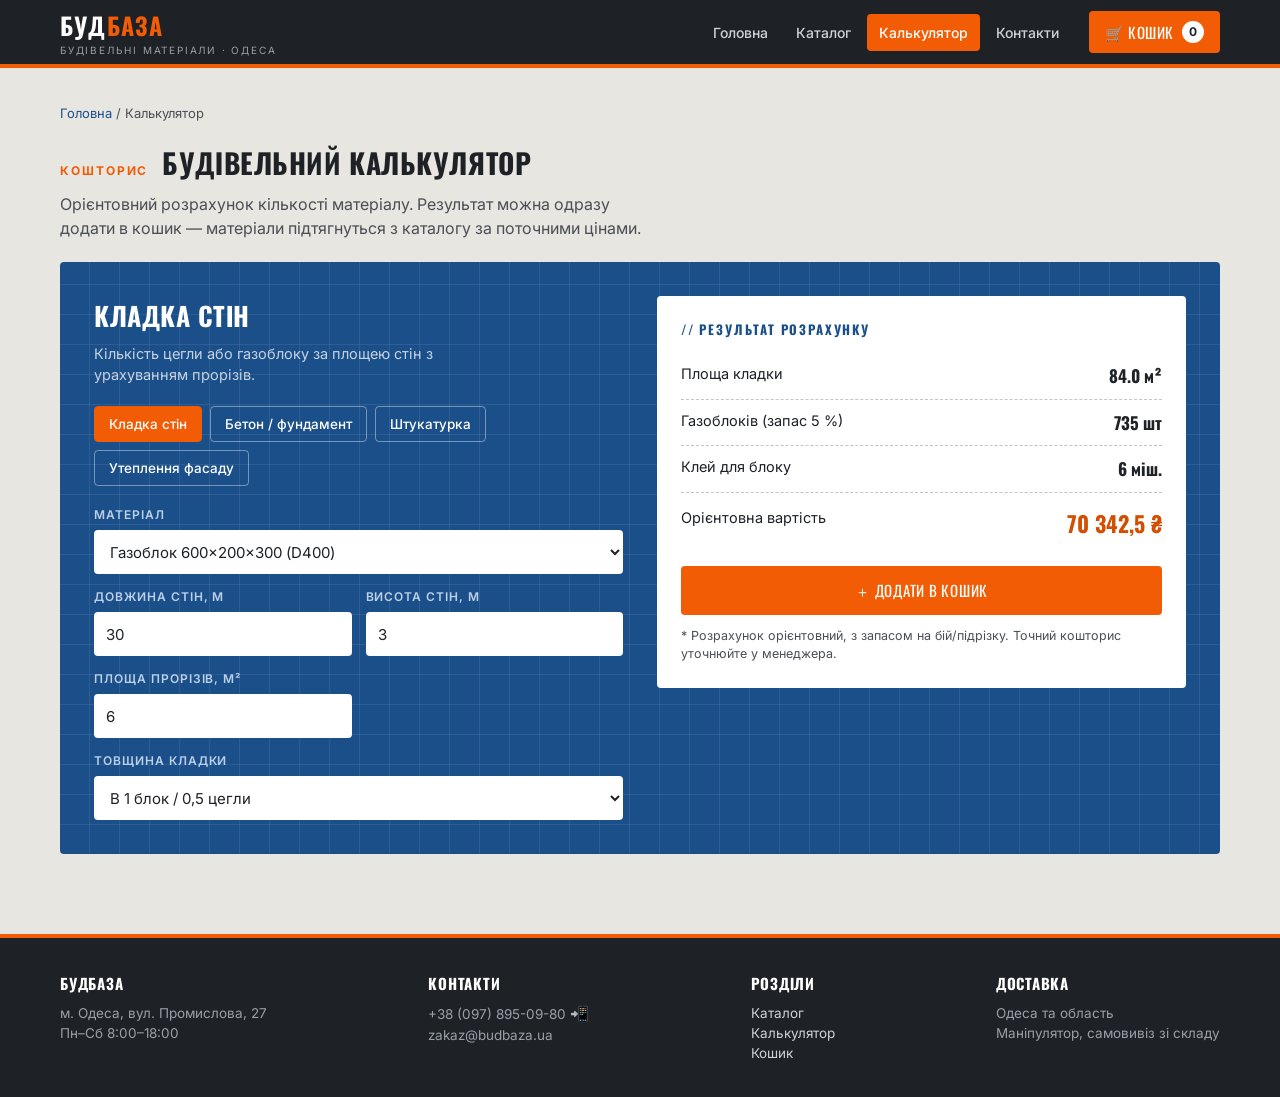
<file: calc.html>
﻿<!DOCTYPE html>
<html lang="uk">
<head>
<meta charset="UTF-8">
<meta name="viewport" content="width=device-width, initial-scale=1.0">
<title>Будівельний калькулятор — БУДБАЗА</title>
<link rel="preconnect" href="https://fonts.bunny.net">
<link href="https://fonts.bunny.net/css?family=oswald:400,500,600,700|inter:400,500,600,700&display=swap" rel="stylesheet">
<link rel="stylesheet" href="css/style.css?v=11">
<link rel="manifest" href="/manifest.json">
<meta name="theme-color" content="#F25C05">
<meta name="apple-mobile-web-app-capable" content="yes">
<meta name="apple-mobile-web-app-status-bar-style" content="black-translucent">
<meta name="apple-mobile-web-app-title" content="БУДБАЗА">
<link rel="apple-touch-icon" href="/images/icon.svg"></head>
<body>

<header>
  <div class="hwrap">
    <a class="logo" href="index.html">БУД<span>БАЗА</span><small>будівельні матеріали · Одеса</small></a>
    <button class="burger" onclick="toggleNav()" aria-label="Меню">☰</button>
    <nav>
      <a href="index.html">Головна</a>
      <a href="catalog.html">Каталог</a>
      <a href="calc.html" class="current">Калькулятор</a>
      <a href="contacts.html">Контакти</a>
    </nav>
    <a class="cart-link" href="cart.html">🛒 Кошик <span class="cart-count" id="cartCount">0</span></a>
  </div>
</header>

<main>
  <div class="breadcrumbs"><a href="index.html">Головна</a> / Калькулятор</div>
  <div class="sec-head"><span class="tag">Кошторис</span><h2>Будівельний калькулятор</h2></div>
  <p class="sec-sub">Орієнтовний розрахунок кількості матеріалу. Результат можна одразу додати в кошик — матеріали підтягнуться з каталогу за поточними цінами.</p>

  <div class="calc-wrap">
    <div class="calc-left">
      <h2 id="calcTitle">Кладка стін</h2>
      <p id="calcDesc"></p>
      <div class="calc-tabs" id="calcTabs"></div>
      <div class="calc-fields" id="calcFields"></div>
    </div>
    <div class="calc-result">
      <h3>// Результат розрахунку</h3>
      <div id="calcOut"></div>
      <button class="btn btn-orange btn-block res-add" onclick="addCalcToCart()">＋ Додати в кошик</button>
      <p class="res-note">* Розрахунок орієнтовний, з запасом на бій/підрізку. Точний кошторис уточнюйте у менеджера.</p>
    </div>
  </div>
</main>

<nav class="bottom-nav">
  <a href="index.html" class="bn-item"><span class="bn-ico">🏠</span><span>Головна</span></a>
  <a href="catalog.html" class="bn-item"><span class="bn-ico">📦</span><span>Каталог</span></a>
  <a href="cart.html" class="bn-item"><span class="bn-ico">🛒</span><span id="bnBadge" class="bn-badge" style="display:none">0</span><span>Кошик</span></a>
  <a href="contacts.html" class="bn-item"><span class="bn-ico">📞</span><span>Контакти</span></a>
</nav>

<footer>
  <div class="fwrap">
    <div><b>БУДБАЗА</b>м. Одеса, вул. Промислова, 27<br>Пн–Сб 8:00–18:00</div>
    <div><b>Контакти</b><a href="tel:+380978950980" style="color:inherit">+38 (097) 895-09-80</a> <a href="viber://chat?number=%2B380978950980" title="Viber" style="color:#7360f2;text-decoration:none;font-size:15px">📲</a><br>zakaz@budbaza.ua</div>
    <div><b>Розділи</b><a href="catalog.html">Каталог</a><br><a href="calc.html">Калькулятор</a><br><a href="cart.html">Кошик</a></div>
    <div><b>Доставка</b>Одеса та область<br>Маніпулятор, самовивіз зі складу</div>
  </div>
</footer>

<script src="js/config.js"></script>
<script src="js/data.js?v=3"></script>
<script src="js/app.js"></script>
<script>
const CALCS = {
  wall: {
    title:"Кладка стін", desc:"Кількість цегли або газоблоку за площею стін з урахуванням прорізів.",
    fields:[
      {id:"mat", label:"Матеріал", type:"select", opts:[["gas","Газоблок 600×200×300 (D400)"],["brick","Цегла одинарна 250×120×65"]]},
      {id:"len", label:"Довжина стін, м", type:"num", val:30},
      {id:"h", label:"Висота стін, м", type:"num", val:3},
      {id:"open", label:"Площа прорізів, м²", type:"num", val:6},
      {id:"thick", label:"Товщина кладки", type:"select", opts:[["1","В 1 блок / 0,5 цегли"],["2","В 2 блоки / 1 цегла"]]},
    ],
    compute(v){
      const area = Math.max(0, v.len*v.h - v.open);
      if(v.mat==="gas"){
        const qty  = Math.ceil(area * 8.33 * Number(v.thick) * 1.05);
        const glue = Math.ceil(area * Number(v.thick) * 1.5 / 25);
        return {
          lines:[["Площа кладки", area.toFixed(1)+" м²"],["Газоблоків (запас 5 %)", qty+" шт"],["Клей для блоку", glue+" міш."]],
          items:[{id:6,qty},{id:2,qty:glue}]
        };
      }
      const qty = Math.ceil(area * 51 * Number(v.thick) * 1.05);
      const cem = Math.ceil(area * Number(v.thick) * 0.021 * 420 / 25);
      return {
        lines:[["Площа кладки", area.toFixed(1)+" м²"],["Цегли (запас 5 %)", qty+" шт"],["Цемент на розчин", cem+" міш."]],
        items:[{id:7,qty},{id:1,qty:cem}]
      };
    }
  },
  concrete: {
    title:"Бетон / фундамент", desc:"Об'єм бетону та матеріали для самостійного замішування (М250).",
    fields:[
      {id:"len", label:"Довжина, м", type:"num", val:10},
      {id:"w", label:"Ширина, м", type:"num", val:0.4},
      {id:"d", label:"Глибина/товщина, м", type:"num", val:0.6},
    ],
    compute(v){
      const vol = v.len*v.w*v.d;
      const cem = Math.ceil(vol*332/25);
      const sand = Math.ceil(vol*0.74);
      const grav = Math.ceil(vol*1.15);
      return {
        lines:[["Об'єм бетону", vol.toFixed(2)+" м³"],["Цемент ПЦ-500", cem+" міш."],["Пісок", (vol*0.74).toFixed(2)+" т (замовимо "+sand+" т)"],["Щебінь 5-20", (vol*1.15).toFixed(2)+" т (замовимо "+grav+" т)"]],
        items:[{id:1,qty:cem},{id:4,qty:sand},{id:5,qty:grav}]
      };
    }
  },
  plaster: {
    title:"Штукатурка", desc:"Кількість суміші за площею та середньою товщиною шару.",
    fields:[
      {id:"area", label:"Площа стін, м²", type:"num", val:60},
      {id:"mm", label:"Товщина шару, мм", type:"num", val:15},
    ],
    compute(v){
      const kg = v.area * 1.4 * v.mm;
      const bags = Math.ceil(kg/25*1.05);
      return {
        lines:[["Площа", v.area+" м²"],["Витрата суміші", Math.round(kg)+" кг"],["Мішків 25 кг (запас 5 %)", bags+" шт"]],
        items:[{id:3,qty:bags}]
      };
    }
  },
  insul: {
    title:"Утеплення фасаду", desc:"Кількість мінвати або пінопласту на площу фасаду.",
    fields:[
      {id:"mat", label:"Утеплювач", type:"select", opts:[["wool","Мінвата 100 мм (уп. 1,2 м²)"],["eps","Пінопласт 100 мм (лист 0,5 м²)"]]},
      {id:"area", label:"Площа фасаду, м²", type:"num", val:120},
    ],
    compute(v){
      if(v.mat==="wool"){
        const qty = Math.ceil(v.area/1.2*1.07);
        return {lines:[["Площа", v.area+" м²"],["Упаковок мінвати (запас 7 %)", qty+" шт"]], items:[{id:14,qty}]};
      }
      const qty = Math.ceil(v.area/0.5*1.07);
      return {lines:[["Площа", v.area+" м²"],["Листів пінопласту (запас 7 %)", qty+" шт"]], items:[{id:15,qty}]};
    }
  }
};

let activeCalc = "wall", calcItems = [];
const tabsEl = document.getElementById("calcTabs");

Object.entries(CALCS).forEach(([k,c])=>{
  const b = document.createElement("button");
  b.className = "ctab" + (k===activeCalc ? " active" : "");
  b.textContent = c.title;
  b.onclick = ()=>{
    activeCalc = k;
    [...tabsEl.children].forEach(x=>x.classList.toggle("active", x.textContent===c.title));
    buildCalc();
  };
  tabsEl.appendChild(b);
});

function buildCalc(){
  const c = CALCS[activeCalc];
  document.getElementById("calcTitle").textContent = c.title;
  document.getElementById("calcDesc").textContent = c.desc;
  document.getElementById("calcFields").innerHTML = c.fields.map(f=>{
    if(f.type==="select"){
      return `<div class="field" style="grid-column:1/-1"><label>${f.label}</label>
        <select id="cf-${f.id}" onchange="runCalc()">${f.opts.map(o=>`<option value="${o[0]}">${o[1]}</option>`).join("")}</select></div>`;
    }
    return `<div class="field"><label>${f.label}</label>
      <input id="cf-${f.id}" type="number" min="0" step="0.1" value="${f.val}" oninput="runCalc()"></div>`;
  }).join("");
  runCalc();
}

function runCalc(){
  const c = CALCS[activeCalc], v = {};
  let bad = false;
  c.fields.forEach(f=>{
    const el = document.getElementById("cf-"+f.id);
    v[f.id] = f.type==="num" ? parseFloat(el.value) : el.value;
    if(f.type==="num" && (!isFinite(v[f.id]) || v[f.id] < 0)) bad = true;
  });
  const out = document.getElementById("calcOut");
  if(bad){
    out.innerHTML = `<div class="res-note">Введіть коректні розміри.</div>`;
    calcItems = [];
    return;
  }
  const r = c.compute(v);
  calcItems = r.items;
  const total = r.items.reduce((s,it)=>{
    const p = PRODUCTS.find(pp=>pp.id===it.id);
    return s + (p ? p.price*it.qty : 0);
  },0);
  out.innerHTML = r.lines.map(l=>`<div class="res-line"><span>${l[0]}</span><b>${l[1]}</b></div>`).join("")
    + `<div class="res-line total"><span>Орієнтовна вартість</span><b>${fmt(total)}</b></div>`;
}

function addCalcToCart(){
  if(!calcItems.length){ showToast("Спочатку введіть розміри"); return; }
  calcItems.forEach(it=>addToCart(it.id, it.qty));
  showToast("Матеріали з розрахунку додано в кошик");
  setTimeout(()=>{ location.href = "cart.html"; }, 700);
}

buildCalc();
</script>
</body>
</html>
</file>
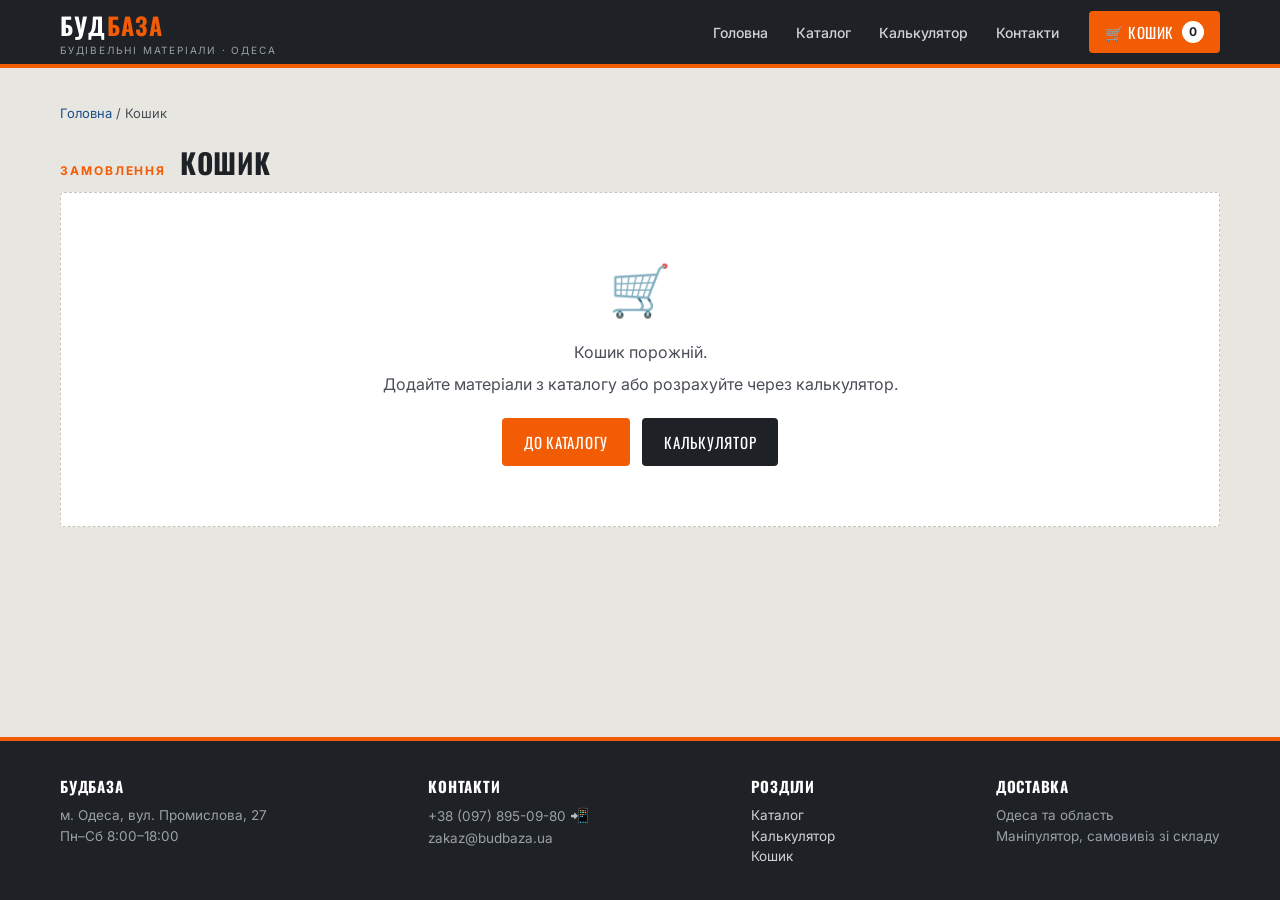
<file: cart.html>
﻿<!DOCTYPE html>
<html lang="uk">
<head>
<meta charset="UTF-8">
<meta name="viewport" content="width=device-width, initial-scale=1.0">
<title>Кошик — БУДБАЗА</title>
<link rel="preconnect" href="https://fonts.bunny.net">
<link href="https://fonts.bunny.net/css?family=oswald:400,500,600,700|inter:400,500,600,700&display=swap" rel="stylesheet">
<link rel="stylesheet" href="css/style.css?v=11">
<link rel="manifest" href="/manifest.json">
<meta name="theme-color" content="#F25C05">
<meta name="apple-mobile-web-app-capable" content="yes">
<meta name="apple-mobile-web-app-status-bar-style" content="black-translucent">
<meta name="apple-mobile-web-app-title" content="БУДБАЗА">
<link rel="apple-touch-icon" href="/images/icon.svg"></head>
<body>

<header>
  <div class="hwrap">
    <a class="logo" href="index.html">БУД<span>БАЗА</span><small>будівельні матеріали · Одеса</small></a>
    <button class="burger" onclick="toggleNav()" aria-label="Меню">☰</button>
    <nav>
      <a href="index.html">Головна</a>
      <a href="catalog.html">Каталог</a>
      <a href="calc.html">Калькулятор</a>
      <a href="contacts.html">Контакти</a>
    </nav>
    <a class="cart-link" href="cart.html">🛒 Кошик <span class="cart-count" id="cartCount">0</span></a>
  </div>
</header>

<main>
  <div class="breadcrumbs"><a href="index.html">Головна</a> / Кошик</div>
  <div class="sec-head"><span class="tag">Замовлення</span><h2>Кошик</h2></div>

  <div id="cartPage"></div>
</main>

<nav class="bottom-nav">
  <a href="index.html" class="bn-item"><span class="bn-ico">🏠</span><span>Головна</span></a>
  <a href="catalog.html" class="bn-item"><span class="bn-ico">📦</span><span>Каталог</span></a>
  <a href="cart.html" class="bn-item current"><span class="bn-ico">🛒</span><span id="bnBadge" class="bn-badge" style="display:none">0</span><span>Кошик</span></a>
  <a href="contacts.html" class="bn-item"><span class="bn-ico">📞</span><span>Контакти</span></a>
</nav>

<footer>
  <div class="fwrap">
    <div><b>БУДБАЗА</b>м. Одеса, вул. Промислова, 27<br>Пн–Сб 8:00–18:00</div>
    <div><b>Контакти</b><a href="tel:+380978950980" style="color:inherit">+38 (097) 895-09-80</a> <a href="viber://chat?number=%2B380978950980" title="Viber" style="color:#7360f2;text-decoration:none;font-size:15px">📲</a><br>zakaz@budbaza.ua</div>
    <div><b>Розділи</b><a href="catalog.html">Каталог</a><br><a href="calc.html">Калькулятор</a><br><a href="cart.html">Кошик</a></div>
    <div><b>Доставка</b>Одеса та область<br>Маніпулятор, самовивіз зі складу</div>
  </div>
</footer>

<script src="js/config.js"></script>
<script src="js/data.js?v=3"></script>
<script src="js/app.js"></script>
<script>
const page = document.getElementById("cartPage");

function renderPage(){
  const cart = getCart();
  if(!cart.length){
    page.innerHTML = `
      <div class="cart-empty">
        <div class="big">🛒</div>
        <p>Кошик порожній.</p>
        <p style="margin:8px 0 22px;color:var(--ink-soft)">Додайте матеріали з каталогу або розрахуйте через калькулятор.</p>
        <a href="catalog.html" class="btn btn-orange">До каталогу</a>
        <a href="calc.html" class="btn btn-dark" style="margin-left:8px">Калькулятор</a>
      </div>`;
    return;
  }

  page.innerHTML = `
    <div class="cart-layout">
      <div class="cart-list" id="cartList"></div>
      <div class="summary">
        <h3>// Оформлення замовлення</h3>
        <div class="field"><label>Ім'я та прізвище *</label><input id="fName" type="text" placeholder="Дмитро Петренко"></div>
        <div class="field"><label>Телефон *</label><input id="fPhone" type="tel" placeholder="+38 (0__) ___-__-__"></div>
        <div class="field"><label>Спосіб отримання</label>
          <select id="fDelivery" onchange="toggleAddr()">
            <option value="delivery">Доставка по Одесі / області</option>
            <option value="pickup">Самовивіз зі складу</option>
          </select>
        </div>
        <div class="field" id="addrField"><label>Адреса доставки *</label><input id="fAddr" type="text" placeholder="вул., буд., місто/село"></div>
        <div class="field"><label>Оплата</label>
          <select id="fPay">
            <option>Готівка при отриманні</option>
            <option>Картка / Apple Pay</option>
            <option>Безготівковий рахунок (ФОП/ТОВ)</option>
          </select>
        </div>
        <div class="field"><label>Коментар до замовлення</label><input id="fNote" type="text" placeholder="Наприклад: потрібен маніпулятор"></div>
        <div class="total-row"><span class="t-label">Разом</span><span class="t-val" id="pageTotal"></span></div>
        <button class="btn btn-orange btn-block" onclick="submitOrder()">Підтвердити замовлення</button>
      </div>
    </div>`;
  renderItems();
}

function renderItems(){
  const cart = getCart();
  const list = document.getElementById("cartList");
  if(!list) return;
  if(!cart.length){ renderPage(); return; }
  list.innerHTML = cart.map((x,i)=>{
    const p = PRODUCTS.find(pp=>pp.id===x.id) || {name:"Товар", unit:"шт", price:0, ico:"📦"};
    return `
    <div class="citem">
      <div class="ci-ico">${p.ico}</div>
      <div style="flex:1">
        <h4><a href="product.html?id=${p.id}">${p.name}</a></h4>
        <div class="ci-unit">${fmt(p.price)} / ${p.unit}</div>
        <div class="ci-row">
          <div class="qty">
            <button onclick="chgQty(${i},-1)" aria-label="Менше">−</button>
            <span>${x.qty}</span>
            <button onclick="chgQty(${i},1)" aria-label="Більше">+</button>
          </div>
          <div class="ci-price">${fmt(p.price*x.qty)}</div>
        </div>
        <button class="ci-del" onclick="delItem(${i})">видалити</button>
      </div>
    </div>`;
  }).join("");
  const totalEl = document.getElementById("pageTotal");
  if(totalEl) totalEl.textContent = fmt(cartSum(cart));
}

function chgQty(i,d){
  const cart = getCart();
  cart[i].qty += d;
  if(cart[i].qty <= 0) cart.splice(i,1);
  saveCart(cart);
  renderItems();
}
function delItem(i){
  const cart = getCart();
  cart.splice(i,1);
  saveCart(cart);
  renderItems();
}
function toggleAddr(){
  document.getElementById("addrField").style.display =
    document.getElementById("fDelivery").value === "delivery" ? "" : "none";
}

function submitOrder(){
  const name  = document.getElementById("fName").value.trim();
  const phone = document.getElementById("fPhone").value.trim();
  const delivery = document.getElementById("fDelivery").value;
  const needAddr = delivery === "delivery";
  const addr  = document.getElementById("fAddr") ? document.getElementById("fAddr").value.trim() : "";
  const pay   = document.getElementById("fPay").value;
  const note  = document.getElementById("fNote").value.trim();
  if(!name || !phone || (needAddr && !addr)){
    showToast("Заповніть обов'язкові поля (*)");
    return;
  }
  const cart = getCart();
  const num = "БЗ-" + String(Math.floor(10000 + Math.random()*90000));

  const orderItems = cart.map(function(x){
    const p = PRODUCTS.find(function(pp){ return pp.id===x.id; }) || {name:"Товар",unit:"шт",price:0};
    return {name:p.name, qty:x.qty, unit:p.unit, total:fmt(p.price*x.qty)};
  });

  sendToTelegram({
    num:num, name:name, phone:phone,
    delivery:delivery, addr:addr, pay:pay, note:note,
    items:orderItems, sum:fmt(cartSum(cart))
  });

  if(typeof gtag !== "undefined") gtag("event","purchase",{transaction_id:num,value:cartSum(cart),currency:"UAH"});

  saveCart([]);
  page.innerHTML = `
    <div class="order-ok">
      <div class="big">✅</div>
      <h2>Замовлення прийнято!</h2>
      <div class="order-num">№ ${num}</div>
      <p>Дякуємо, ${name}! Менеджер зателефонує на ${phone} протягом 15 хвилин у робочий час для підтвердження та узгодження доставки.</p>
      <div style="margin-top:24px">
        <a href="catalog.html" class="btn btn-orange">Продовжити покупки</a>
        <a href="index.html" class="btn btn-dark" style="margin-left:8px">На головну</a>
      </div>
    </div>`;
}

renderPage();
</script>
</body>
</html>
</file>
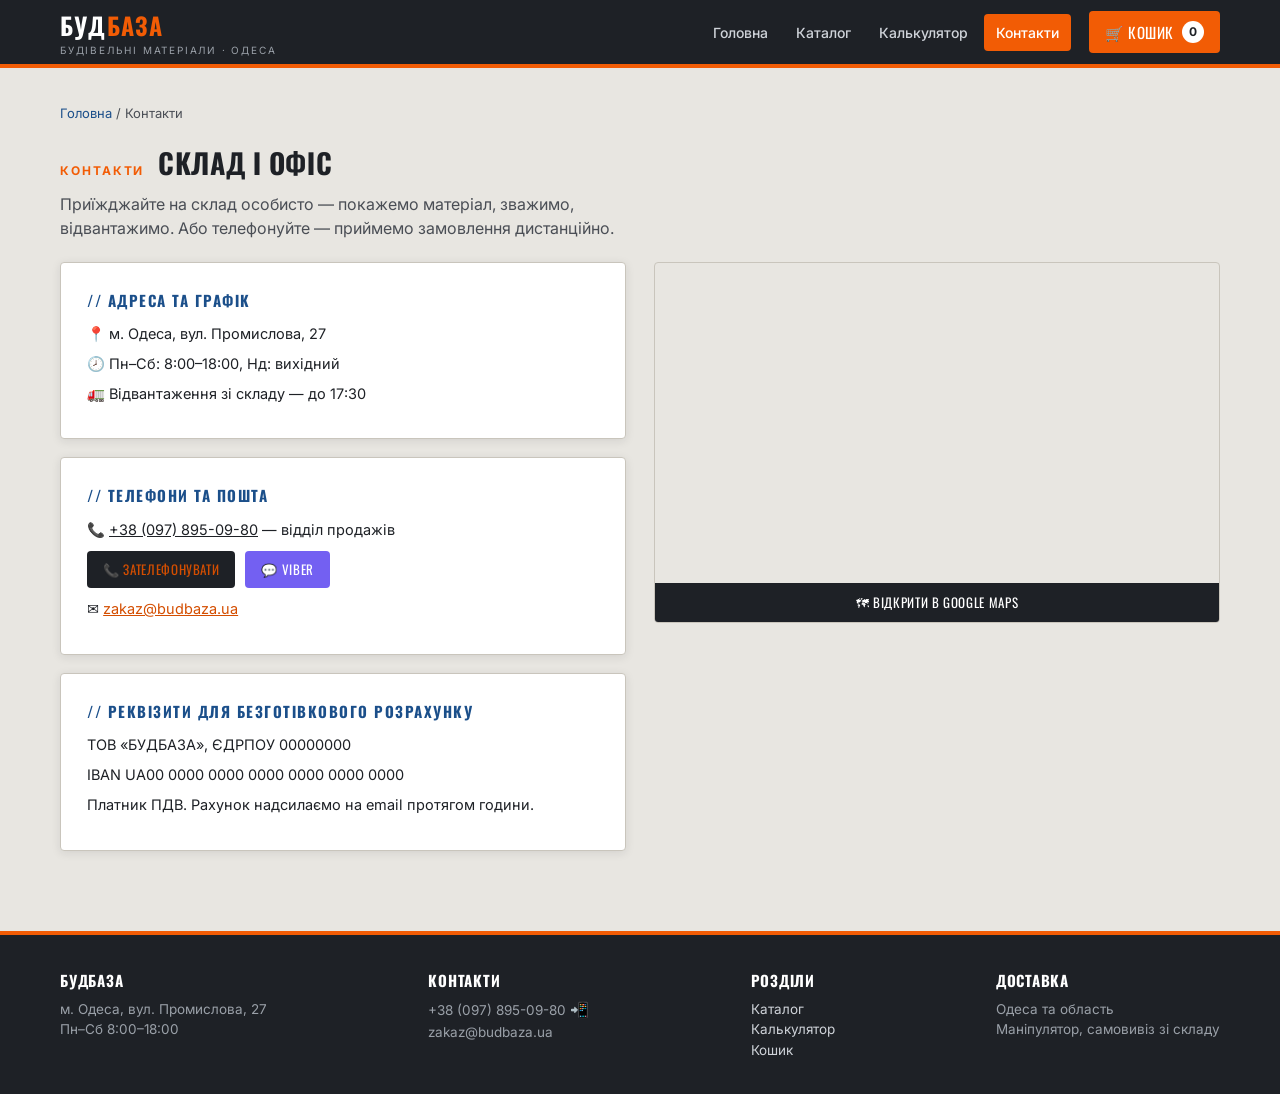
<file: contacts.html>
﻿<!DOCTYPE html>
<html lang="uk">
<head>
<meta charset="UTF-8">
<meta name="viewport" content="width=device-width, initial-scale=1.0">
<title>Контакти — БУДБАЗА</title>
<link rel="preconnect" href="https://fonts.bunny.net">
<link href="https://fonts.bunny.net/css?family=oswald:400,500,600,700|inter:400,500,600,700&display=swap" rel="stylesheet">
<link rel="stylesheet" href="css/style.css?v=11">
<link rel="manifest" href="/manifest.json">
<meta name="theme-color" content="#F25C05">
<meta name="apple-mobile-web-app-capable" content="yes">
<meta name="apple-mobile-web-app-status-bar-style" content="black-translucent">
<meta name="apple-mobile-web-app-title" content="БУДБАЗА">
<link rel="apple-touch-icon" href="/images/icon.svg"></head>
<body>

<header>
  <div class="hwrap">
    <a class="logo" href="index.html">БУД<span>БАЗА</span><small>будівельні матеріали · Одеса</small></a>
    <button class="burger" onclick="toggleNav()" aria-label="Меню">☰</button>
    <nav>
      <a href="index.html">Головна</a>
      <a href="catalog.html">Каталог</a>
      <a href="calc.html">Калькулятор</a>
      <a href="contacts.html" class="current">Контакти</a>
    </nav>
    <a class="cart-link" href="cart.html">🛒 Кошик <span class="cart-count" id="cartCount">0</span></a>
  </div>
</header>

<main>
  <div class="breadcrumbs"><a href="index.html">Головна</a> / Контакти</div>
  <div class="sec-head"><span class="tag">Контакти</span><h2>Склад і офіс</h2></div>
  <p class="sec-sub">Приїжджайте на склад особисто — покажемо матеріал, зважимо, відвантажимо. Або телефонуйте — приймемо замовлення дистанційно.</p>

  <div class="contact-grid">
    <div>
      <div class="contact-card" style="margin-bottom:18px">
        <h3>// Адреса та графік</h3>
        <p>📍 м. Одеса, вул. Промислова, 27</p>
        <p>🕗 Пн–Сб: 8:00–18:00, Нд: вихідний</p>
        <p>🚛 Відвантаження зі складу — до 17:30</p>
      </div>
      <div class="contact-card" style="margin-bottom:18px">
        <h3>// Телефони та пошта</h3>
        <p>📞 <a href="tel:+380978950980" style="color:inherit">+38 (097) 895-09-80</a> — відділ продажів</p>
        <div style="display:flex;gap:10px;margin:10px 0">
          <a href="tel:+380978950980" class="btn btn-dark" style="font-size:13px;padding:9px 16px">📞 Зателефонувати</a>
          <a href="viber://chat?number=%2B380978950980" class="btn" style="background:#7360f2;color:#fff;font-size:13px;padding:9px 16px">💬 Viber</a>
        </div>
        <p>✉️ <a href="mailto:zakaz@budbaza.ua">zakaz@budbaza.ua</a></p>
      </div>
      <div class="contact-card">
        <h3>// Реквізити для безготівкового розрахунку</h3>
        <p>ТОВ «БУДБАЗА», ЄДРПОУ 00000000</p>
        <p>IBAN UA00 0000 0000 0000 0000 0000 0000</p>
        <p>Платник ПДВ. Рахунок надсилаємо на email протягом години.</p>
      </div>
    </div>
    <div style="border-radius:4px;overflow:hidden;min-height:320px;border:1px solid var(--line)">
      <iframe
        src="https://maps.google.com/maps?q=%D0%9E%D0%B4%D0%B5%D1%81%D0%B0+%D0%B2%D1%83%D0%BB.+%D0%9F%D1%80%D0%BE%D0%BC%D0%B8%D1%81%D0%BB%D0%BE%D0%B2%D0%B0+27&output=embed&z=16&hl=uk"
        width="100%" height="320" style="border:0;display:block"
        allowfullscreen loading="lazy" referrerpolicy="no-referrer-when-downgrade">
      </iframe>
      <a href="https://www.google.com/maps/search/?api=1&query=Одеса+вул.+Промислова+27"
         target="_blank" rel="noopener"
         class="btn btn-dark" style="display:block;text-align:center;border-radius:0;font-size:13px;padding:10px">
        🗺 Відкрити в Google Maps
      </a>
    </div>
  </div>
</main>

<nav class="bottom-nav">
  <a href="index.html" class="bn-item"><span class="bn-ico">🏠</span><span>Головна</span></a>
  <a href="catalog.html" class="bn-item"><span class="bn-ico">📦</span><span>Каталог</span></a>
  <a href="cart.html" class="bn-item"><span class="bn-ico">🛒</span><span id="bnBadge" class="bn-badge" style="display:none">0</span><span>Кошик</span></a>
  <a href="contacts.html" class="bn-item current"><span class="bn-ico">📞</span><span>Контакти</span></a>
</nav>

<footer>
  <div class="fwrap">
    <div><b>БУДБАЗА</b>м. Одеса, вул. Промислова, 27<br>Пн–Сб 8:00–18:00</div>
    <div><b>Контакти</b><a href="tel:+380978950980" style="color:inherit">+38 (097) 895-09-80</a> <a href="viber://chat?number=%2B380978950980" title="Viber" style="color:#7360f2;text-decoration:none;font-size:15px">📲</a><br>zakaz@budbaza.ua</div>
    <div><b>Розділи</b><a href="catalog.html">Каталог</a><br><a href="calc.html">Калькулятор</a><br><a href="cart.html">Кошик</a></div>
    <div><b>Доставка</b>Одеса та область<br>Маніпулятор, самовивіз зі складу</div>
  </div>
</footer>

<script src="js/config.js"></script>
<script src="js/data.js?v=3"></script>
<script src="js/app.js"></script>
</body>
</html>
</file>
<file: css/style.css>
:root{
  --concrete:#E8E6E1;
  --concrete-d:#D8D5CE;
  --ink:#1E2126;
  --ink-soft:#4A4E55;
  --orange:#F25C05;
  --orange-d:#D44E00;
  --blueprint:#1B4F8A;
  --paper:#FFFFFF;
  --line:#C9C5BC;
  --ok:#1F7A3D;
  --radius:4px;
  --shadow:0 2px 10px rgba(30,33,38,.10);
}
*{box-sizing:border-box;margin:0;padding:0}
html{scroll-behavior:smooth}
body{font-family:'Inter',system-ui,sans-serif;background:var(--concrete);color:var(--ink);line-height:1.5;min-height:100vh;display:flex;flex-direction:column}
h1,h2,h3,.disp{font-family:'Oswald',sans-serif;text-transform:uppercase;letter-spacing:.02em}
main{max-width:1200px;margin:0 auto;padding:36px 20px 80px;width:100%;flex:1}

/* ───── шапка ───── */
header{position:sticky;top:0;z-index:50;background:var(--ink);color:#fff;border-bottom:4px solid var(--orange)}
.hwrap{max-width:1200px;margin:0 auto;padding:0 20px;display:flex;align-items:center;gap:18px;height:64px}
.logo{font-family:'Oswald';font-weight:700;font-size:24px;letter-spacing:.05em;white-space:nowrap;color:#fff;text-decoration:none}
.logo span{color:var(--orange)}
.logo small{display:block;font-family:'Inter';font-weight:400;font-size:10px;letter-spacing:.18em;color:#9aa0a8;text-transform:uppercase}
nav{display:flex;gap:4px;margin-left:auto}
nav a{color:#cfd3d9;text-decoration:none;font-size:14px;font-weight:500;padding:8px 12px;border-radius:var(--radius)}
nav a:hover,nav a:focus-visible{background:rgba(255,255,255,.1);color:#fff}
nav a.current{background:var(--orange);color:#fff}
.cart-link{position:relative;display:flex;align-items:center;gap:8px;background:var(--orange);color:#fff;text-decoration:none;font-family:'Oswald';font-size:15px;letter-spacing:.04em;text-transform:uppercase;padding:10px 16px;border-radius:var(--radius)}
.cart-link:hover{background:var(--orange-d)}
.cart-count{background:#fff;color:var(--ink);font-family:'Inter';font-weight:700;font-size:12px;min-width:22px;height:22px;border-radius:11px;display:flex;align-items:center;justify-content:center;padding:0 5px}
.burger{display:none;background:none;border:none;color:#fff;font-size:26px;cursor:pointer;margin-left:auto}

/* ───── кнопки ───── */
.btn{display:inline-flex;align-items:center;justify-content:center;gap:8px;border:none;cursor:pointer;text-decoration:none;font-family:'Oswald';text-transform:uppercase;letter-spacing:.05em;font-size:15px;padding:13px 22px;border-radius:var(--radius);transition:background .15s}
.btn-orange{background:var(--orange);color:#fff}
.btn-orange:hover{background:var(--orange-d)}
.btn-dark{background:var(--ink);color:#fff}
.btn-dark:hover{background:var(--orange)}
.btn-ghost{background:transparent;color:#fff;border:1.5px solid rgba(255,255,255,.45)}
.btn-ghost:hover{border-color:#fff;background:rgba(255,255,255,.08)}
.btn-block{width:100%}

/* ───── секції ───── */
section{margin-bottom:64px}
.sec-head{display:flex;align-items:baseline;gap:14px;margin-bottom:8px;flex-wrap:wrap}
.sec-head h2{font-size:28px}
.sec-head .tag{font-size:12px;letter-spacing:.16em;text-transform:uppercase;color:var(--orange);font-weight:700}
.sec-head-row{display:flex;justify-content:space-between;align-items:center;gap:20px;flex-wrap:wrap;margin-bottom:8px}
.sec-head-row .sec-head{margin-bottom:0}
.sec-head-row .search{flex:none;width:360px}
@media (max-width:760px){
  .sec-head-row{flex-direction:column;align-items:stretch}
  .sec-head-row .search{width:100%}
}
.sec-sub{color:var(--ink-soft);margin-bottom:22px;max-width:60ch}
.breadcrumbs{font-size:13px;color:var(--ink-soft);margin-bottom:18px}
.breadcrumbs a{color:var(--blueprint);text-decoration:none}
.breadcrumbs a:hover{text-decoration:underline}

/* ───── герой ───── */
.hero{background:linear-gradient(rgba(30,33,38,.88),rgba(30,33,38,.88)),repeating-linear-gradient(0deg,transparent 0 39px,rgba(255,255,255,.07) 39px 40px),repeating-linear-gradient(90deg,transparent 0 39px,rgba(255,255,255,.07) 39px 40px),var(--blueprint);color:#fff;padding:56px 20px 64px}
.hero-in{max-width:1200px;margin:0 auto;display:grid;grid-template-columns:1.2fr .8fr;gap:40px;align-items:center}
.hero h1{font-size:clamp(32px,5vw,54px);line-height:1.08;font-weight:700}
.hero h1 em{font-style:normal;color:var(--orange)}
.hero p{margin-top:14px;color:#c8d3e2;max-width:46ch}
.hero-actions{margin-top:26px;display:flex;gap:12px;flex-wrap:wrap}
.hero-card{background:rgba(255,255,255,.06);border:1px solid rgba(255,255,255,.18);border-radius:var(--radius);padding:22px}
.hero-card h3{font-size:13px;letter-spacing:.14em;color:var(--orange);margin-bottom:14px}
.hero-stat{display:flex;justify-content:space-between;padding:9px 0;border-bottom:1px dashed rgba(255,255,255,.18);font-size:14px}
.hero-stat:last-child{border:none}
.hero-stat b{font-family:'Oswald';font-size:16px}

.ruler{height:18px;background:repeating-linear-gradient(90deg,var(--ink) 0 2px,transparent 2px 20px) bottom/100% 8px no-repeat,repeating-linear-gradient(90deg,var(--ink) 0 2px,transparent 2px 100px) bottom/100% 14px no-repeat;opacity:.35;max-width:1200px;margin:0 auto}

/* ───── каталог ───── */
.toolbar{display:flex;gap:12px;flex-wrap:wrap;margin-bottom:22px}
.catalog-toolbar{display:flex;justify-content:flex-end;margin-bottom:14px}

.drill-crumb{font-size:13px;color:var(--ink-soft);margin-bottom:16px}
.drill-crumb a{color:var(--blueprint);text-decoration:none}
.drill-crumb a:hover{text-decoration:underline}

.tiles-grid{display:grid;grid-template-columns:repeat(auto-fill,minmax(190px,1fr));gap:18px;margin-bottom:40px}
.tile{position:relative;aspect-ratio:1/1;border-radius:var(--radius);overflow:hidden;cursor:pointer;background:var(--concrete);border:1px solid var(--line);box-shadow:var(--shadow);transition:transform .15s,box-shadow .15s}
.tile:hover{transform:translateY(-3px);box-shadow:0 8px 22px rgba(30,33,38,.14)}
.tile img{position:absolute;inset:0;width:100%;height:100%;object-fit:cover;background:#fff}
.tile-fallback{position:absolute;inset:0;display:flex;align-items:center;justify-content:center;font-size:56px;background:linear-gradient(135deg,var(--concrete),var(--concrete-d))}
.tile-label{position:absolute;left:0;right:0;bottom:0;z-index:1;background:linear-gradient(transparent,rgba(20,22,26,.82) 55%);color:#fff;padding:28px 12px 12px;font-weight:700;font-size:13px;text-transform:uppercase;letter-spacing:.03em;line-height:1.3}
.tile-count{font-size:11px;opacity:.85;font-weight:400;text-transform:none;letter-spacing:0;margin-top:3px}
.search{flex:1;min-width:240px;display:flex;align-items:center;gap:10px;background:var(--paper);border:1.5px solid var(--line);border-radius:var(--radius);padding:0 14px}
.search:focus-within{border-color:var(--orange)}
.search svg{flex:none;opacity:.5}
.search input{border:none;outline:none;width:100%;height:46px;font-size:15px;background:transparent;font-family:inherit}
select.sort{height:48px;border:1.5px solid var(--line);border-radius:var(--radius);background:var(--paper);padding:0 12px;font-family:inherit;font-size:14px;cursor:pointer}
.chip{border:1.5px solid var(--line);background:var(--paper);border-radius:999px;padding:7px 16px;font-size:13.5px;font-weight:500;cursor:pointer;color:var(--ink-soft);text-decoration:none}
.chip:hover{border-color:var(--ink)}
.chip.active{background:var(--ink);border-color:var(--ink);color:#fff}

/* ───── каталог: дерево категорій + основна область ───── */
.catalog-shell{display:flex;gap:24px;align-items:flex-start;margin-bottom:26px}
.cat-tree{flex:none;width:280px;display:flex;flex-direction:column;gap:4px;background:var(--paper);border:1px solid var(--line);border-radius:var(--radius);padding:14px;position:sticky;top:16px;max-height:calc(100vh - 32px);overflow-y:auto}
.catalog-main-area{flex:1;min-width:0}

.tree-node{display:flex;flex-direction:column}
.tree-cat,.tree-sub,.tree-subsub{display:block;width:100%;text-align:left;border:none;background:transparent;border-radius:6px;padding:8px 10px;font-size:14px;font-weight:600;cursor:pointer;color:var(--ink)}
.tree-cat:hover,.tree-sub:hover,.tree-subsub:hover{background:var(--concrete)}
.tree-cat.active{background:var(--ink);color:#fff}
.tree-children{margin:2px 0 4px 14px;border-left:2px solid var(--line);padding-left:10px;display:flex;flex-direction:column;gap:2px}
.tree-sub{font-size:13px;font-weight:500;color:#444}
.tree-sub.active{background:var(--orange);color:#fff}
.tree-subsub{font-size:12.5px;font-weight:500;color:#666}
.tree-subsub.active{background:var(--orange-d,var(--orange));color:#fff}
.tree-subsubsub{display:block;width:100%;text-align:left;border:none;background:transparent;border-radius:6px;padding:6px 10px;font-size:12px;font-weight:400;cursor:pointer;color:#888}
.tree-subsubsub:hover{background:var(--concrete)}
.tree-subsubsub.active{background:var(--orange);color:#fff}

@media (max-width:860px){
  .catalog-shell{flex-direction:column}
  .cat-tree{width:100%;position:static;max-height:none}
}

.grid{display:grid;grid-template-columns:repeat(auto-fill,minmax(250px,1fr));gap:18px}
.card{background:var(--paper);border:1px solid var(--line);border-radius:var(--radius);display:flex;flex-direction:column;overflow:hidden;box-shadow:var(--shadow);transition:transform .15s,box-shadow .15s}
.card:hover{transform:translateY(-3px);box-shadow:0 8px 22px rgba(30,33,38,.14)}
.card-img{height:120px;display:flex;align-items:center;justify-content:center;font-size:52px;background:#fff;border-bottom:1px solid var(--line);position:relative;text-decoration:none}
.badge{position:absolute;top:10px;left:10px;background:var(--blueprint);color:#fff;font-size:10.5px;font-weight:700;letter-spacing:.08em;text-transform:uppercase;padding:3px 8px;border-radius:2px}
.badge.hit{background:var(--orange)}
.card-body{padding:14px 16px 16px;display:flex;flex-direction:column;flex:1}
.card h3{font-size:16px;font-weight:600;text-transform:none;font-family:'Inter';letter-spacing:0;line-height:1.3}
.card h3 a{color:inherit;text-decoration:none}
.card h3 a:hover{color:var(--orange-d)}
.card .meta{font-size:12.5px;color:var(--ink-soft);margin-top:4px}
.price-row{margin-top:auto;padding-top:14px;display:flex;align-items:center;justify-content:space-between;gap:8px}
.price{font-family:'Oswald';font-weight:600;font-size:21px}
.price small{font-size:12px;color:var(--ink-soft);font-family:'Inter';font-weight:400}
.add{background:var(--ink);color:#fff;border:none;border-radius:var(--radius);cursor:pointer;font-family:'Oswald';text-transform:uppercase;letter-spacing:.04em;font-size:13px;padding:9px 14px}
.add:hover{background:var(--orange)}
.add.added{background:var(--ok)}
.empty{grid-column:1/-1;background:var(--paper);border:1.5px dashed var(--line);border-radius:var(--radius);padding:48px;text-align:center;color:var(--ink-soft)}

/* ───── картка товару ───── */
.product{display:grid;grid-template-columns:1fr 1fr;gap:36px;background:var(--paper);border:1px solid var(--line);border-radius:var(--radius);padding:32px;box-shadow:var(--shadow)}
.product-img{min-height:300px;display:flex;align-items:center;justify-content:center;font-size:110px;background:#fff;border:1px solid var(--line);border-radius:var(--radius);position:relative}

/* ───── галерея фото ───── */
.gallery{display:flex;flex-direction:column;gap:10px}
.gallery-main{position:relative;min-height:300px;background:#fff;border:1px solid var(--line);border-radius:var(--radius);overflow:hidden;display:flex;align-items:center;justify-content:center}
.gallery-main img{width:100%;height:100%;object-fit:contain;max-height:420px;display:block;transition:opacity .18s}
.gallery-arrow{position:absolute;top:50%;transform:translateY(-50%);background:rgba(30,33,38,.55);color:#fff;border:none;cursor:pointer;width:38px;height:56px;border-radius:4px;font-size:20px;display:flex;align-items:center;justify-content:center;z-index:2;transition:background .15s}
.gallery-arrow:hover{background:var(--orange)}
.gallery-arrow.prev{left:6px}
.gallery-arrow.next{right:6px}
.gallery-counter{position:absolute;bottom:8px;right:10px;background:rgba(30,33,38,.55);color:#fff;font-size:12px;padding:2px 8px;border-radius:10px}
.gallery-thumbs{display:flex;gap:8px;flex-wrap:wrap}
.gallery-thumb{width:68px;height:68px;object-fit:contain;border:2px solid var(--line);border-radius:4px;cursor:pointer;background:#fff;transition:border-color .15s;flex-shrink:0}
.gallery-thumb.active,.gallery-thumb:hover{border-color:var(--orange)}
.product h1{font-size:26px;text-transform:none;font-family:'Inter';letter-spacing:0;font-weight:700;line-height:1.25}
.product .p-cat{font-size:12px;letter-spacing:.14em;text-transform:uppercase;color:var(--blueprint);font-weight:700;margin-bottom:8px}
.product .p-meta{color:var(--ink-soft);font-size:14px;margin-top:10px}
.spec{margin-top:20px;border-top:1.5px solid var(--line)}
.spec-row{display:flex;justify-content:space-between;gap:14px;padding:10px 0;border-bottom:1px dashed var(--line);font-size:14px}
.spec-row span:first-child{color:var(--ink-soft)}
.p-buy{margin-top:24px;display:flex;align-items:center;gap:16px;flex-wrap:wrap}
.p-price{font-family:'Oswald';font-weight:600;font-size:34px}
.p-price small{font-size:14px;color:var(--ink-soft);font-family:'Inter';font-weight:400}
.p-desc{margin-top:20px;font-size:14.5px;color:var(--ink-soft)}
.related{margin-top:48px}

/* ───── калькулятор ───── */
.calc-wrap{background:var(--blueprint);border-radius:var(--radius);color:#fff;background-image:repeating-linear-gradient(0deg,transparent 0 29px,rgba(255,255,255,.08) 29px 30px),repeating-linear-gradient(90deg,transparent 0 29px,rgba(255,255,255,.08) 29px 30px);padding:34px;display:grid;grid-template-columns:1fr 1fr;gap:34px}
.calc-left h2{color:#fff;font-size:26px}
.calc-left p{color:#c8d3e2;margin-top:8px;font-size:14.5px;max-width:44ch}
.calc-tabs{display:flex;flex-wrap:wrap;gap:8px;margin:20px 0}
.ctab{border:1.5px solid rgba(255,255,255,.4);background:transparent;color:#fff;border-radius:var(--radius);padding:9px 14px;font-size:13.5px;cursor:pointer;font-weight:500;font-family:inherit}
.ctab.active{background:var(--orange);border-color:var(--orange)}
.calc-fields{display:grid;grid-template-columns:1fr 1fr;gap:14px}
.field label{display:block;font-size:12px;letter-spacing:.08em;text-transform:uppercase;color:#bcd0e6;margin-bottom:6px;font-weight:600}
.field input,.field select{width:100%;height:44px;border:none;border-radius:var(--radius);padding:0 12px;font-size:15px;font-family:inherit;background:#fff;color:var(--ink)}
.calc-result{background:#fff;color:var(--ink);border-radius:var(--radius);padding:24px;align-self:start}
.calc-result h3{font-size:13px;letter-spacing:.14em;color:var(--blueprint);margin-bottom:14px}
.res-line{display:flex;justify-content:space-between;gap:10px;padding:10px 0;border-bottom:1px dashed var(--line);font-size:14.5px}
.res-line b{font-family:'Oswald';font-size:17px;white-space:nowrap}
.res-line.total{border-bottom:none;padding-top:14px}
.res-line.total b{font-size:22px;color:var(--orange-d)}
.res-note{font-size:12.5px;color:var(--ink-soft);margin-top:12px}
.res-add{margin-top:16px}

/* ───── переваги ───── */
.feats{display:grid;grid-template-columns:repeat(auto-fit,minmax(220px,1fr));gap:18px}
.feat{background:var(--paper);border:1px solid var(--line);border-left:4px solid var(--orange);border-radius:var(--radius);padding:20px}
.feat .ico{font-size:26px}
.feat h3{font-size:16px;margin:10px 0 6px;text-transform:none;font-family:'Inter';letter-spacing:0;font-weight:700}
.feat p{font-size:13.5px;color:var(--ink-soft)}

/* ───── сторінка кошика ───── */
.cart-layout{display:grid;grid-template-columns:1.4fr .8fr;gap:28px;align-items:start}
.cart-list{background:var(--paper);border:1px solid var(--line);border-radius:var(--radius);padding:8px 22px}
.citem{display:flex;gap:14px;padding:18px 0;border-bottom:1px dashed var(--line)}
.citem:last-child{border-bottom:none}
.citem .ci-ico{font-size:36px;flex:none}
.citem h4{font-size:15px;font-weight:600}
.citem h4 a{color:inherit;text-decoration:none}
.citem h4 a:hover{color:var(--orange-d)}
.citem .ci-unit{font-size:12.5px;color:var(--ink-soft)}
.ci-row{display:flex;align-items:center;justify-content:space-between;margin-top:10px;gap:12px;flex-wrap:wrap}
.qty{display:flex;align-items:center;border:1.5px solid var(--line);border-radius:var(--radius)}
.qty button{width:32px;height:32px;border:none;background:none;cursor:pointer;font-size:16px;font-weight:700;color:var(--ink)}
.qty button:hover{background:var(--concrete)}
.qty span{min-width:38px;text-align:center;font-weight:600;font-size:14px}
.ci-price{font-family:'Oswald';font-weight:600;font-size:17px}
.ci-del{background:none;border:none;color:#b3392b;cursor:pointer;font-size:12.5px;text-decoration:underline;padding:0;margin-top:6px}
.cart-empty{background:var(--paper);border:1.5px dashed var(--line);border-radius:var(--radius);text-align:center;color:var(--ink-soft);padding:60px 20px}
.cart-empty .big{font-size:50px;margin-bottom:12px}

.summary{background:var(--paper);border:1px solid var(--line);border-radius:var(--radius);padding:24px;position:sticky;top:84px}
.summary h3{font-size:13px;letter-spacing:.14em;color:var(--blueprint);margin-bottom:14px}
.summary .field{margin-bottom:14px}
.summary .field label{color:var(--ink-soft)}
.summary .field input,.summary .field select{border:1.5px solid var(--line);background:#fff}
.summary .field input:focus,.summary .field select:focus{outline:none;border-color:var(--orange)}
.total-row{display:flex;justify-content:space-between;align-items:baseline;margin:14px 0;padding-top:14px;border-top:1.5px solid var(--line)}
.total-row .t-label{font-size:13px;letter-spacing:.1em;text-transform:uppercase;color:var(--ink-soft);font-weight:700}
.total-row .t-val{font-family:'Oswald';font-size:28px;font-weight:600}
.order-ok{background:var(--paper);border:1px solid var(--line);border-radius:var(--radius);text-align:center;padding:60px 24px}
.order-ok .big{font-size:54px}
.order-ok h2{font-size:22px;margin:14px 0 8px}
.order-ok p{color:var(--ink-soft);font-size:14.5px;max-width:48ch;margin:0 auto}
.order-num{font-family:'Oswald';font-size:26px;color:var(--orange-d);margin:14px 0 22px}

/* ───── контакти ───── */
.contact-grid{display:grid;grid-template-columns:1fr 1fr;gap:28px;align-items:start}
.contact-card{background:var(--paper);border:1px solid var(--line);border-radius:var(--radius);padding:26px;box-shadow:var(--shadow)}
.contact-card h3{font-size:15px;letter-spacing:.1em;color:var(--blueprint);margin-bottom:12px}
.contact-card p{font-size:14.5px;margin-bottom:8px}
.contact-card a{color:var(--orange-d)}
.map-stub{background:linear-gradient(rgba(27,79,138,.85),rgba(27,79,138,.85)),repeating-linear-gradient(0deg,transparent 0 29px,rgba(255,255,255,.12) 29px 30px),repeating-linear-gradient(90deg,transparent 0 29px,rgba(255,255,255,.12) 29px 30px),var(--blueprint);border-radius:var(--radius);color:#fff;display:flex;flex-direction:column;align-items:center;justify-content:center;min-height:280px;text-align:center;padding:24px}
.map-stub .pin{font-size:44px}
.map-stub b{font-family:'Oswald';font-size:18px;letter-spacing:.04em;text-transform:uppercase;margin-top:8px}

/* ───── футер ───── */
footer{background:var(--ink);color:#9aa0a8;border-top:4px solid var(--orange)}
.fwrap{max-width:1200px;margin:0 auto;padding:34px 20px;display:flex;justify-content:space-between;gap:24px;flex-wrap:wrap;font-size:13.5px}
footer b{color:#fff;font-family:'Oswald';text-transform:uppercase;letter-spacing:.05em;display:block;margin-bottom:8px;font-size:15px}
footer a{color:#cfd3d9;text-decoration:none}
footer a:hover{color:#fff;text-decoration:underline}

/* toast */
.toast{position:fixed;bottom:24px;left:50%;transform:translate(-50%,80px);z-index:120;background:var(--ink);color:#fff;padding:12px 22px;border-radius:var(--radius);border-left:4px solid var(--ok);font-size:14px;transition:transform .25s;box-shadow:var(--shadow)}
.toast.show{transform:translate(-50%,0)}

@media(max-width:900px){
  .hero-in,.calc-wrap,.product,.cart-layout,.contact-grid{grid-template-columns:1fr}
  .calc-wrap{padding:24px}
  nav{display:none;position:absolute;top:64px;left:0;right:0;background:var(--ink);flex-direction:column;padding:10px 20px 16px;border-bottom:4px solid var(--orange)}
  nav.open{display:flex}
  .burger{display:block}
  .summary{position:static}
}
@media(max-width:520px){
  .calc-fields{grid-template-columns:1fr}
  .hwrap{gap:10px}
}
@media(prefers-reduced-motion:reduce){
  *{transition:none!important;animation:none!important}
  html{scroll-behavior:auto}
}
:focus-visible{outline:2.5px solid var(--orange);outline-offset:2px}

.stock-badge{font-size:.78rem;font-weight:600;padding:2px 8px;border-radius:4px;margin-bottom:6px;display:inline-block}
.stock-badge.in{background:#e6f9ee;color:#1a7a3c}
.stock-badge.out{background:#fdecea;color:#c0392b}

/* ───── dark mode ───── */
@media(prefers-color-scheme:dark){
  :root{
    --concrete:#1A1D22;
    --concrete-d:#141619;
    --ink:#F0EDE8;
    --ink-soft:#A8ADB5;
    --paper:#23272E;
    --line:#3A3F48;
    --blueprint:#4A8FD4;
    --shadow:0 2px 10px rgba(0,0,0,.35)
  }
  body{background:var(--concrete)}
  header{background:#111417}
  .hero{background:linear-gradient(rgba(10,12,15,.92),rgba(10,12,15,.92)),repeating-linear-gradient(0deg,transparent 0 39px,rgba(255,255,255,.05) 39px 40px),repeating-linear-gradient(90deg,transparent 0 39px,rgba(255,255,255,.05) 39px 40px),#0d2040}
  .cat-tree-toggle{background:var(--paper);color:var(--ink)}
  .search input{color:var(--ink)}
  footer{background:#111417}
  .bottom-nav{background:#111417}
  .lightbox{background:rgba(0,0,0,.96)}
}

/* ───── lightbox ───── */
.lightbox{
  display:none;position:fixed;inset:0;z-index:200;
  background:rgba(0,0,0,.92);
  align-items:center;justify-content:center;cursor:zoom-out
}
.lightbox.open{display:flex}
.lightbox img{max-width:94vw;max-height:90vh;object-fit:contain;border-radius:4px;cursor:default}
.lightbox-close{
  position:absolute;top:16px;right:20px;background:rgba(255,255,255,.15);
  color:#fff;border:none;font-size:28px;line-height:1;width:44px;height:44px;
  border-radius:50%;cursor:pointer;display:flex;align-items:center;justify-content:center
}
.lightbox-close:hover{background:var(--orange)}

/* ───── share + back buttons on product page ───── */
.p-actions{display:flex;gap:10px;align-items:center;margin-bottom:14px;flex-wrap:wrap}
.btn-back{display:inline-flex;align-items:center;gap:6px;color:var(--ink-soft);text-decoration:none;font-size:14px;padding:7px 12px;border:1.5px solid var(--line);border-radius:var(--radius);background:transparent;cursor:pointer}
.btn-back:hover{border-color:var(--ink);color:var(--ink)}
.btn-share{display:inline-flex;align-items:center;gap:6px;color:var(--ink-soft);font-size:14px;padding:7px 12px;border:1.5px solid var(--line);border-radius:var(--radius);background:transparent;cursor:pointer}
.btn-share:hover{border-color:var(--blueprint);color:var(--blueprint)}

/* ───── stock filter + result count ───── */
.filter-bar{display:flex;align-items:center;gap:14px;flex-wrap:wrap;margin-bottom:14px}
.stock-toggle{display:flex;align-items:center;gap:8px;cursor:pointer;font-size:14px;font-weight:500;color:var(--ink-soft);user-select:none}
.stock-toggle input{width:18px;height:18px;accent-color:var(--ok);cursor:pointer}
.stock-toggle:hover{color:var(--ink)}
.result-count{font-size:13px;color:var(--ink-soft);margin-left:auto}

/* ───── recently viewed ───── */
.viewed-scroll{display:flex;gap:14px;overflow-x:auto;padding-bottom:8px;-webkit-overflow-scrolling:touch}
.viewed-scroll::-webkit-scrollbar{height:4px}
.viewed-scroll::-webkit-scrollbar-thumb{background:var(--line);border-radius:2px}
.viewed-card{flex:none;width:160px;background:var(--paper);border:1px solid var(--line);border-radius:var(--radius);overflow:hidden;text-decoration:none;color:var(--ink);box-shadow:var(--shadow);transition:transform .15s}
.viewed-card:hover{transform:translateY(-2px)}
.viewed-card-img{height:100px;display:flex;align-items:center;justify-content:center;background:#fff;overflow:hidden}
.viewed-card-img img{width:100%;height:100%;object-fit:contain}
.viewed-card-body{padding:8px 10px}
.viewed-card-name{font-size:12px;font-weight:600;line-height:1.3;display:-webkit-box;-webkit-line-clamp:2;-webkit-box-orient:vertical;overflow:hidden}
.viewed-card-price{font-family:'Oswald';font-size:14px;color:var(--orange);margin-top:4px}

/* ───── bottom navigation (mobile) ───── */
.bottom-nav{display:none}
@media(max-width:760px){
  body{padding-bottom:62px}
  .toast{bottom:74px}
  .bottom-nav{
    display:flex;position:fixed;bottom:0;left:0;right:0;z-index:80;
    background:#fff;border-top:3px solid var(--orange);height:62px;
    box-shadow:0 -2px 16px rgba(0,0,0,.18)
  }
  .bn-item{
    flex:1;display:flex;flex-direction:column;align-items:center;justify-content:center;
    color:#999;text-decoration:none;font-size:10px;gap:2px;position:relative;
    padding:6px 0;transition:color .15s
  }
  .bn-item:hover,.bn-item.current{color:var(--ink)}
  .bn-item.current .bn-ico{color:var(--orange)}
  .bn-ico{font-size:22px;line-height:1}
  .bn-badge{
    position:absolute;top:5px;right:calc(50% - 22px);
    background:var(--orange);color:#fff;font-size:9px;font-weight:700;
    min-width:17px;height:17px;border-radius:9px;
    display:flex;align-items:center;justify-content:center;padding:0 4px;
    border:2px solid var(--ink)
  }

  /* ───── sticky search bar in catalog ───── */
  .search-sticky-wrap{
    position:sticky;top:64px;z-index:40;
    background:var(--concrete);padding:8px 0 6px;
    margin:0 -20px;padding-left:20px;padding-right:20px;
    border-bottom:1px solid var(--line)
  }

  /* ───── collapsible cat-tree on mobile ───── */
  .cat-tree-toggle{
    display:flex;width:100%;justify-content:space-between;align-items:center;
    background:var(--paper);border:1px solid var(--line);border-radius:var(--radius);
    padding:12px 16px;font-size:15px;font-weight:600;cursor:pointer;color:var(--ink);
    margin-bottom:8px
  }
  .cat-tree-toggle .arr{font-size:18px;transition:transform .2s}
  .cat-tree-toggle.open .arr{transform:rotate(180deg)}
  .cat-tree{display:none!important}
  .cat-tree.open{display:flex!important}

  /* ───── larger touch targets ───── */
  .add{min-height:44px;padding:10px 16px;font-size:14px}
  .qty button{width:40px;height:44px;font-size:20px}
  .qty span{min-width:44px;font-size:16px}
  .tree-cat,.tree-sub,.tree-subsub,.tree-subsubsub{padding:11px 10px;font-size:15px}
  .tree-sub{font-size:14px}
  .tree-subsub{font-size:13.5px}
  .chip{padding:9px 18px;font-size:14px}
  select.sort{height:44px}
}
</file>
